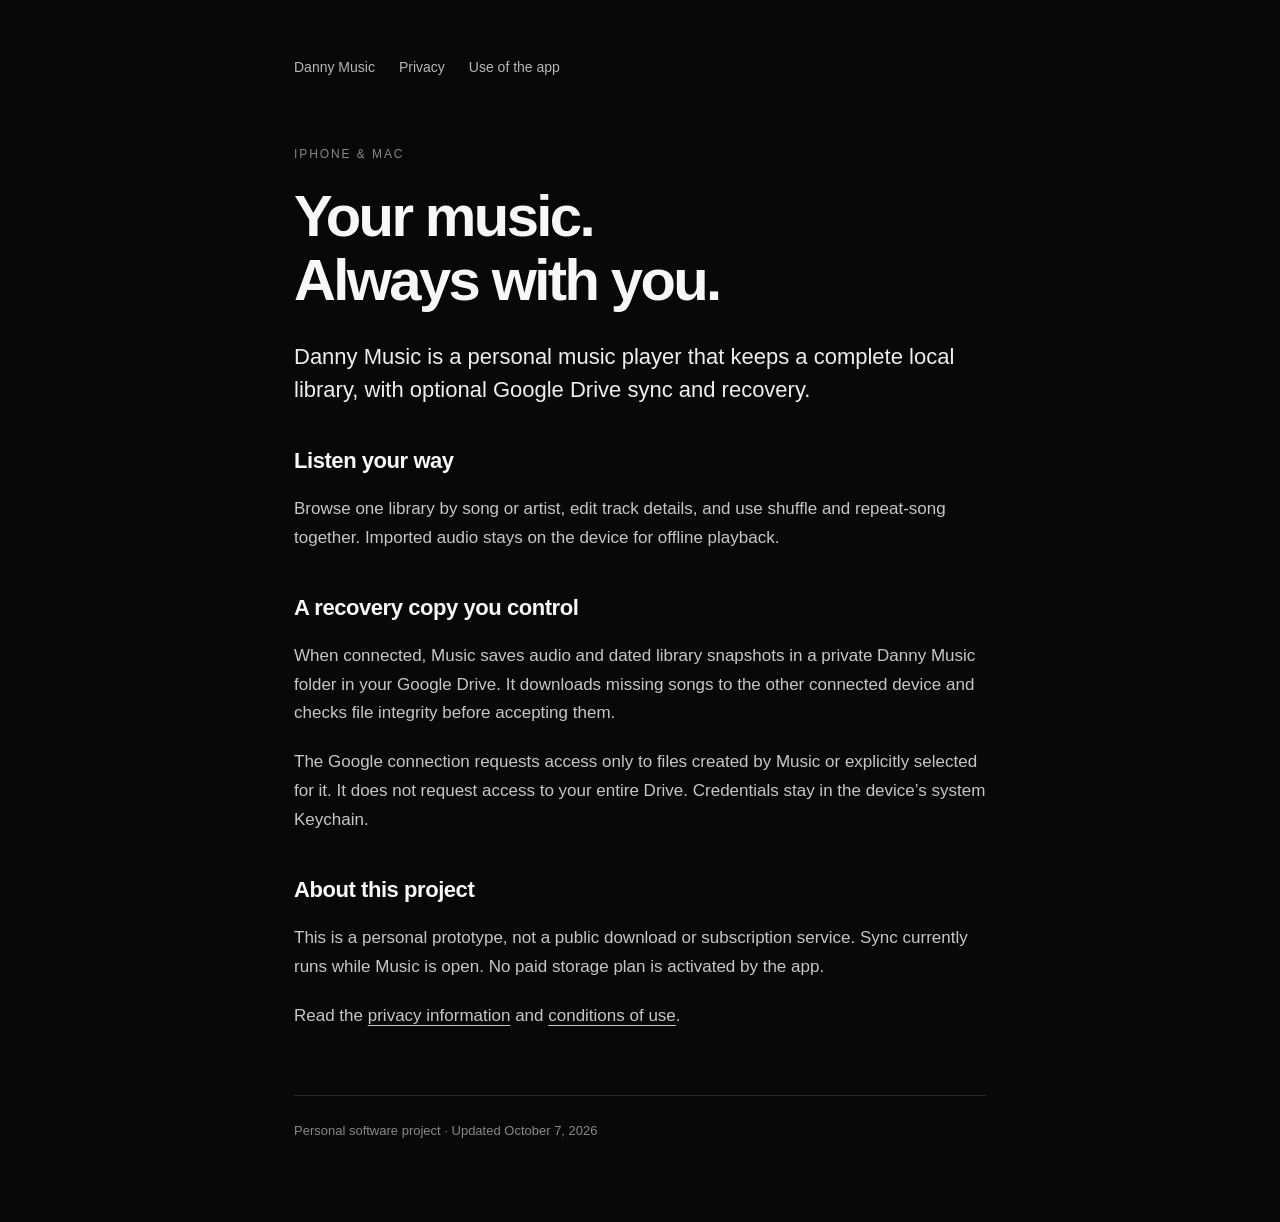
<file: index.html>
<!doctype html>
<html lang="en"><head><meta charset="utf-8"><meta name="viewport" content="width=device-width,initial-scale=1"><meta name="description" content="Danny Music is a personal offline music player for iPhone and Mac, with optional Google Drive sync and recovery."><title>Personal music player · Danny Music</title><link rel="stylesheet" href="style.css"></head><body><main><nav aria-label="Pages"><a href="./">Danny Music</a><a href="privacy.html">Privacy</a><a href="terms.html">Use of the app</a></nav><p class="eyebrow">iPhone &amp; Mac</p><h1>Your music.<br>Always with you.</h1><p class="lead">Danny Music is a personal music player that keeps a complete local library, with optional Google Drive sync and recovery.</p><h2>Listen your way</h2><p>Browse one library by song or artist, edit track details, and use shuffle and repeat-song together. Imported audio stays on the device for offline playback.</p><h2>A recovery copy you control</h2><p>When connected, Music saves audio and dated library snapshots in a private Danny Music folder in your Google Drive. It downloads missing songs to the other connected device and checks file integrity before accepting them.</p><p>The Google connection requests access only to files created by Music or explicitly selected for it. It does not request access to your entire Drive. Credentials stay in the device’s system Keychain.</p><h2>About this project</h2><p>This is a personal prototype, not a public download or subscription service. Sync currently runs while Music is open. No paid storage plan is activated by the app.</p><p>Read the <a href="privacy.html">privacy information</a> and <a href="terms.html">conditions of use</a>.</p><footer>Personal software project · Updated October 7, 2026</footer></main></body></html>
</file>
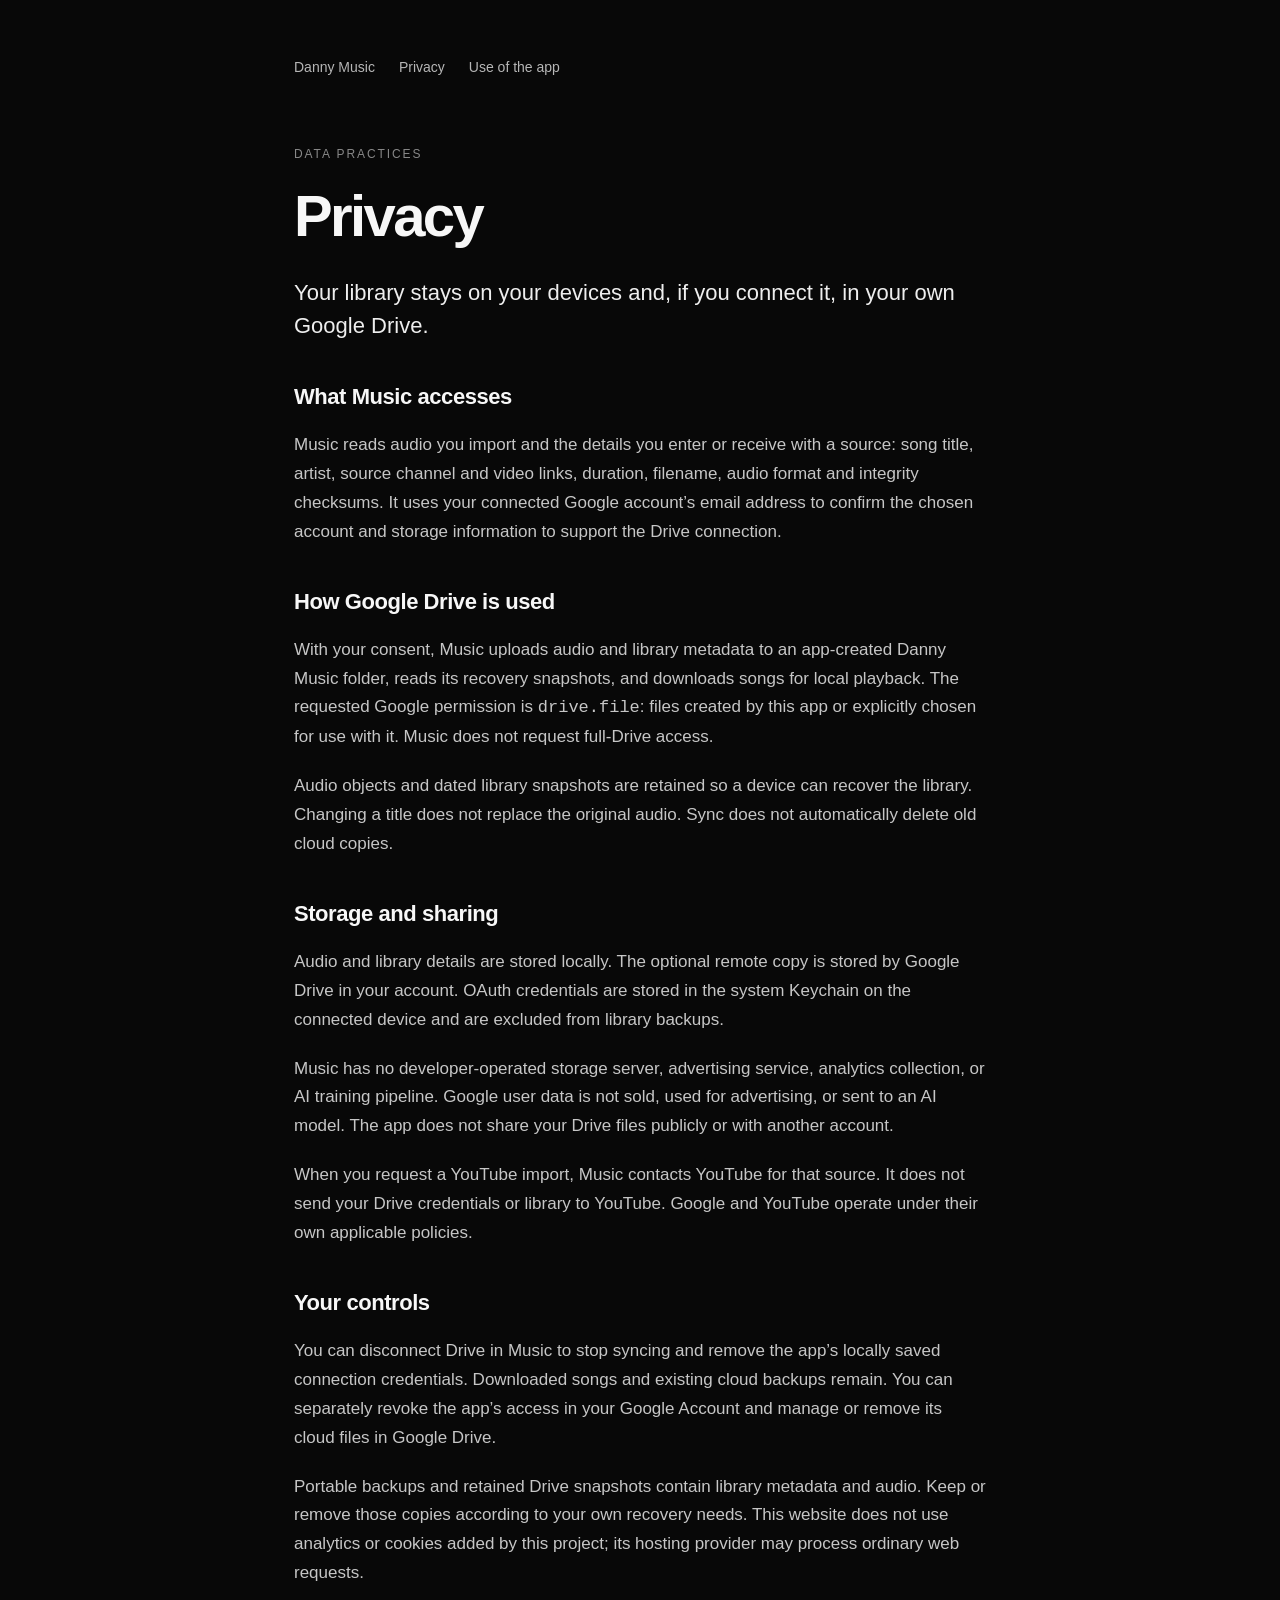
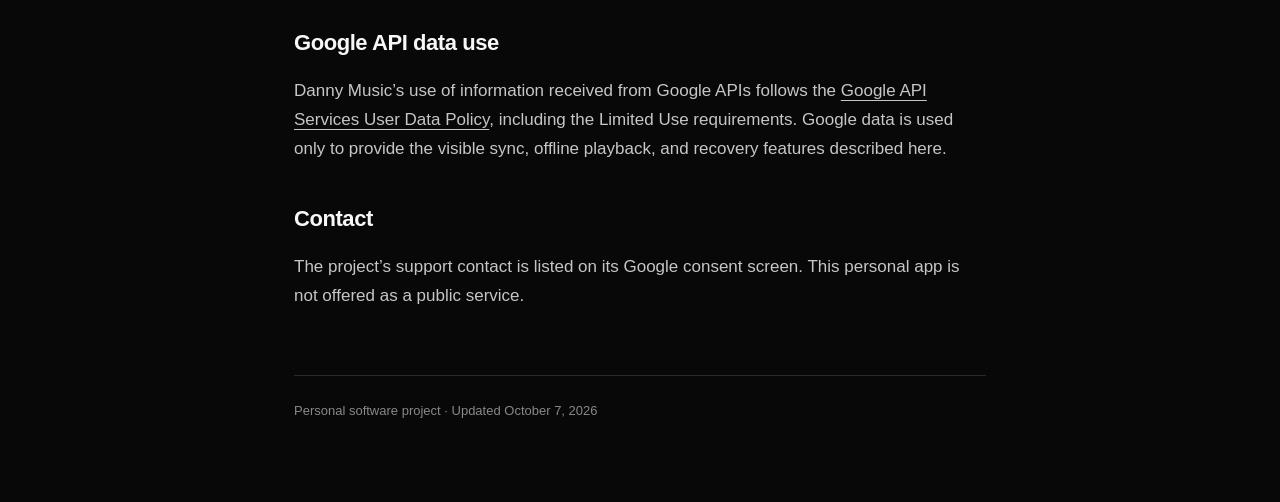
<file: privacy.html>
<!doctype html>
<html lang="en"><head><meta charset="utf-8"><meta name="viewport" content="width=device-width,initial-scale=1"><meta name="description" content="Danny Music is a personal offline music player for iPhone and Mac, with optional Google Drive sync and recovery."><title>Privacy · Danny Music</title><link rel="stylesheet" href="style.css"></head><body><main><nav aria-label="Pages"><a href="./">Danny Music</a><a href="privacy.html">Privacy</a><a href="terms.html">Use of the app</a></nav><p class="eyebrow">Data practices</p><h1>Privacy</h1><p class="lead">Your library stays on your devices and, if you connect it, in your own Google Drive.</p><h2>What Music accesses</h2><p>Music reads audio you import and the details you enter or receive with a source: song title, artist, source channel and video links, duration, filename, audio format and integrity checksums. It uses your connected Google account’s email address to confirm the chosen account and storage information to support the Drive connection.</p><h2>How Google Drive is used</h2><p>With your consent, Music uploads audio and library metadata to an app-created Danny Music folder, reads its recovery snapshots, and downloads songs for local playback. The requested Google permission is <code>drive.file</code>: files created by this app or explicitly chosen for use with it. Music does not request full-Drive access.</p><p>Audio objects and dated library snapshots are retained so a device can recover the library. Changing a title does not replace the original audio. Sync does not automatically delete old cloud copies.</p><h2>Storage and sharing</h2><p>Audio and library details are stored locally. The optional remote copy is stored by Google Drive in your account. OAuth credentials are stored in the system Keychain on the connected device and are excluded from library backups.</p><p>Music has no developer-operated storage server, advertising service, analytics collection, or AI training pipeline. Google user data is not sold, used for advertising, or sent to an AI model. The app does not share your Drive files publicly or with another account.</p><p>When you request a YouTube import, Music contacts YouTube for that source. It does not send your Drive credentials or library to YouTube. Google and YouTube operate under their own applicable policies.</p><h2>Your controls</h2><p>You can disconnect Drive in Music to stop syncing and remove the app’s locally saved connection credentials. Downloaded songs and existing cloud backups remain. You can separately revoke the app’s access in your Google Account and manage or remove its cloud files in Google Drive.</p><p>Portable backups and retained Drive snapshots contain library metadata and audio. Keep or remove those copies according to your own recovery needs. This website does not use analytics or cookies added by this project; its hosting provider may process ordinary web requests.</p><h2>Google API data use</h2><p>Danny Music’s use of information received from Google APIs follows the <a href="https://developers.google.com/terms/api-services-user-data-policy">Google API Services User Data Policy</a>, including the Limited Use requirements. Google data is used only to provide the visible sync, offline playback, and recovery features described here.</p><h2>Contact</h2><p>The project’s support contact is listed on its Google consent screen. This personal app is not offered as a public service.</p><footer>Personal software project · Updated October 7, 2026</footer></main></body></html>
</file>
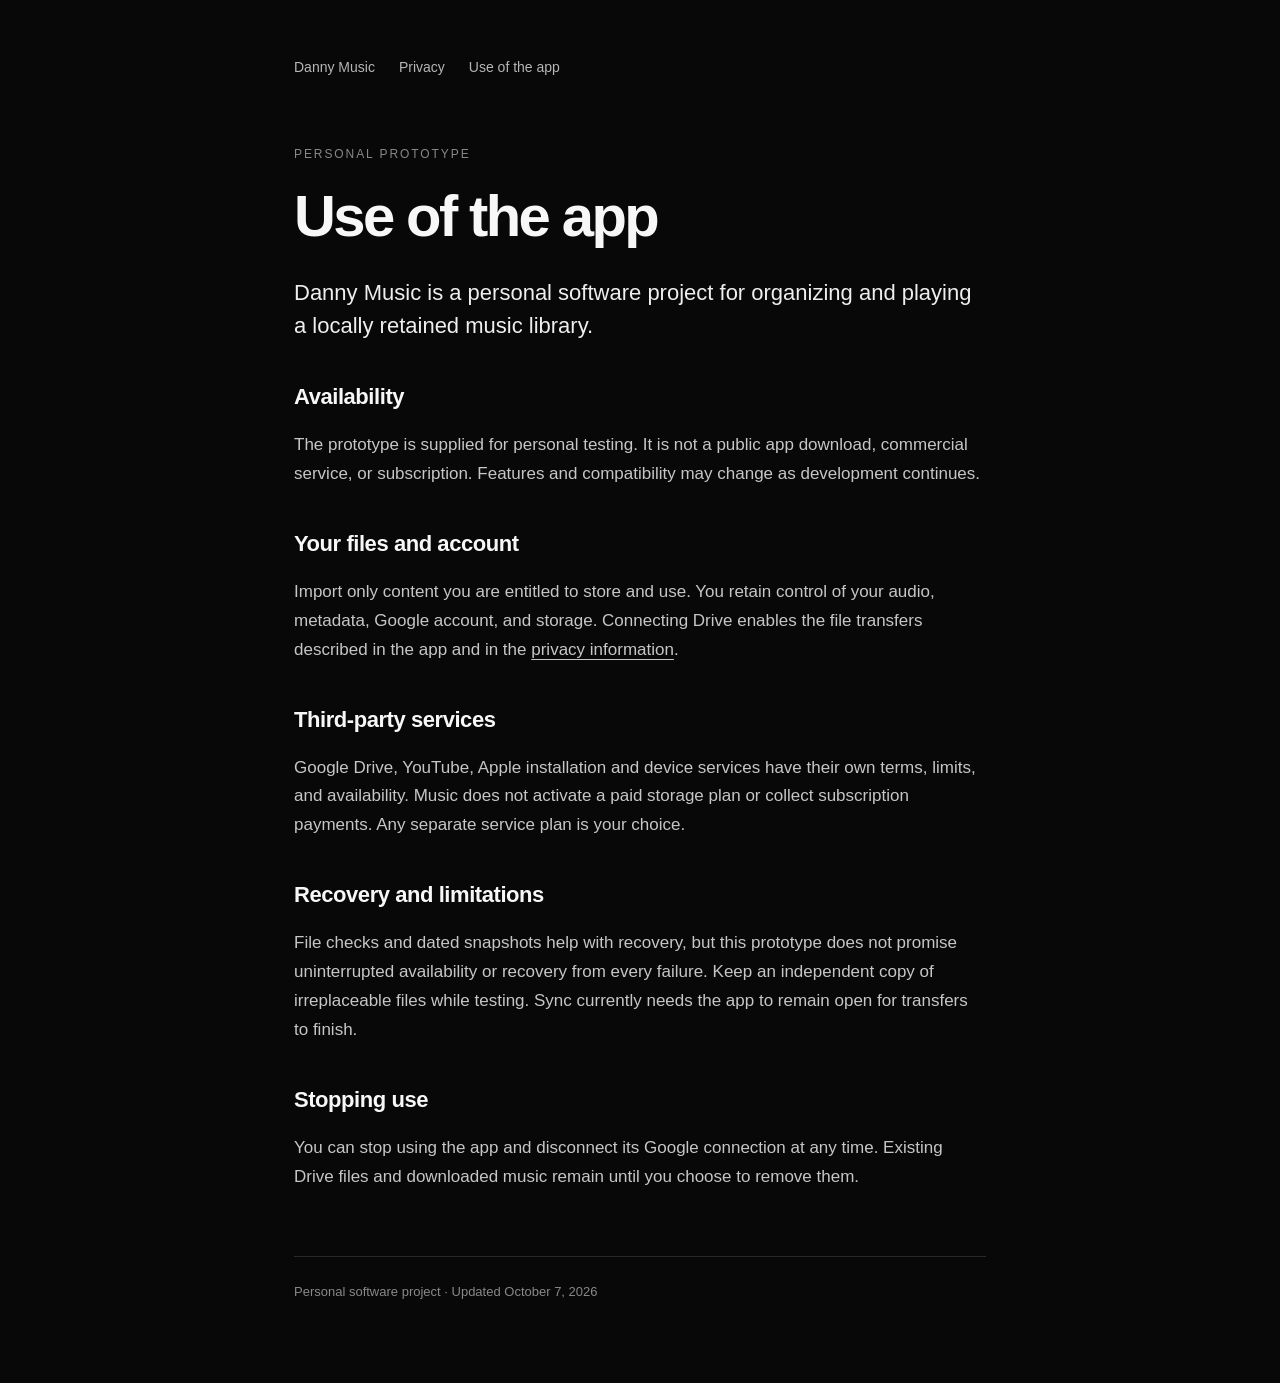
<file: terms.html>
<!doctype html>
<html lang="en"><head><meta charset="utf-8"><meta name="viewport" content="width=device-width,initial-scale=1"><meta name="description" content="Danny Music is a personal offline music player for iPhone and Mac, with optional Google Drive sync and recovery."><title>Use of the app · Danny Music</title><link rel="stylesheet" href="style.css"></head><body><main><nav aria-label="Pages"><a href="./">Danny Music</a><a href="privacy.html">Privacy</a><a href="terms.html">Use of the app</a></nav><p class="eyebrow">Personal prototype</p><h1>Use of the app</h1><p class="lead">Danny Music is a personal software project for organizing and playing a locally retained music library.</p><h2>Availability</h2><p>The prototype is supplied for personal testing. It is not a public app download, commercial service, or subscription. Features and compatibility may change as development continues.</p><h2>Your files and account</h2><p>Import only content you are entitled to store and use. You retain control of your audio, metadata, Google account, and storage. Connecting Drive enables the file transfers described in the app and in the <a href="privacy.html">privacy information</a>.</p><h2>Third-party services</h2><p>Google Drive, YouTube, Apple installation and device services have their own terms, limits, and availability. Music does not activate a paid storage plan or collect subscription payments. Any separate service plan is your choice.</p><h2>Recovery and limitations</h2><p>File checks and dated snapshots help with recovery, but this prototype does not promise uninterrupted availability or recovery from every failure. Keep an independent copy of irreplaceable files while testing. Sync currently needs the app to remain open for transfers to finish.</p><h2>Stopping use</h2><p>You can stop using the app and disconnect its Google connection at any time. Existing Drive files and downloaded music remain until you choose to remove them.</p><footer>Personal software project · Updated October 7, 2026</footer></main></body></html>
</file>
<file: style.css>
*{box-sizing:border-box}html{background:#080808;color:#f7f7f7;font:17px/1.7 -apple-system,BlinkMacSystemFont,"Segoe UI",sans-serif}body{margin:0}main{max-width:740px;margin:0 auto;padding:56px 24px 80px}nav{display:flex;gap:24px;font-size:14px;flex-wrap:wrap;margin-bottom:64px}a{color:inherit;text-underline-offset:4px}nav a{text-decoration:none;color:#b6b6b6}h1{font-size:clamp(38px,7vw,58px);line-height:1.1;letter-spacing:-.045em;margin:12px 0 28px}h2{font-size:22px;line-height:1.4;margin-top:40px;letter-spacing:-.02em}p,li{color:#c6c6c6}p{margin:0 0 20px}.eyebrow{font-size:12px;letter-spacing:.16em;text-transform:uppercase;color:#888}.lead{font-size:22px;color:#eee;line-height:1.5}footer{margin-top:64px;padding-top:24px;border-top:1px solid #292929;font-size:13px;color:#888}::selection{background:white;color:black}
</file>
